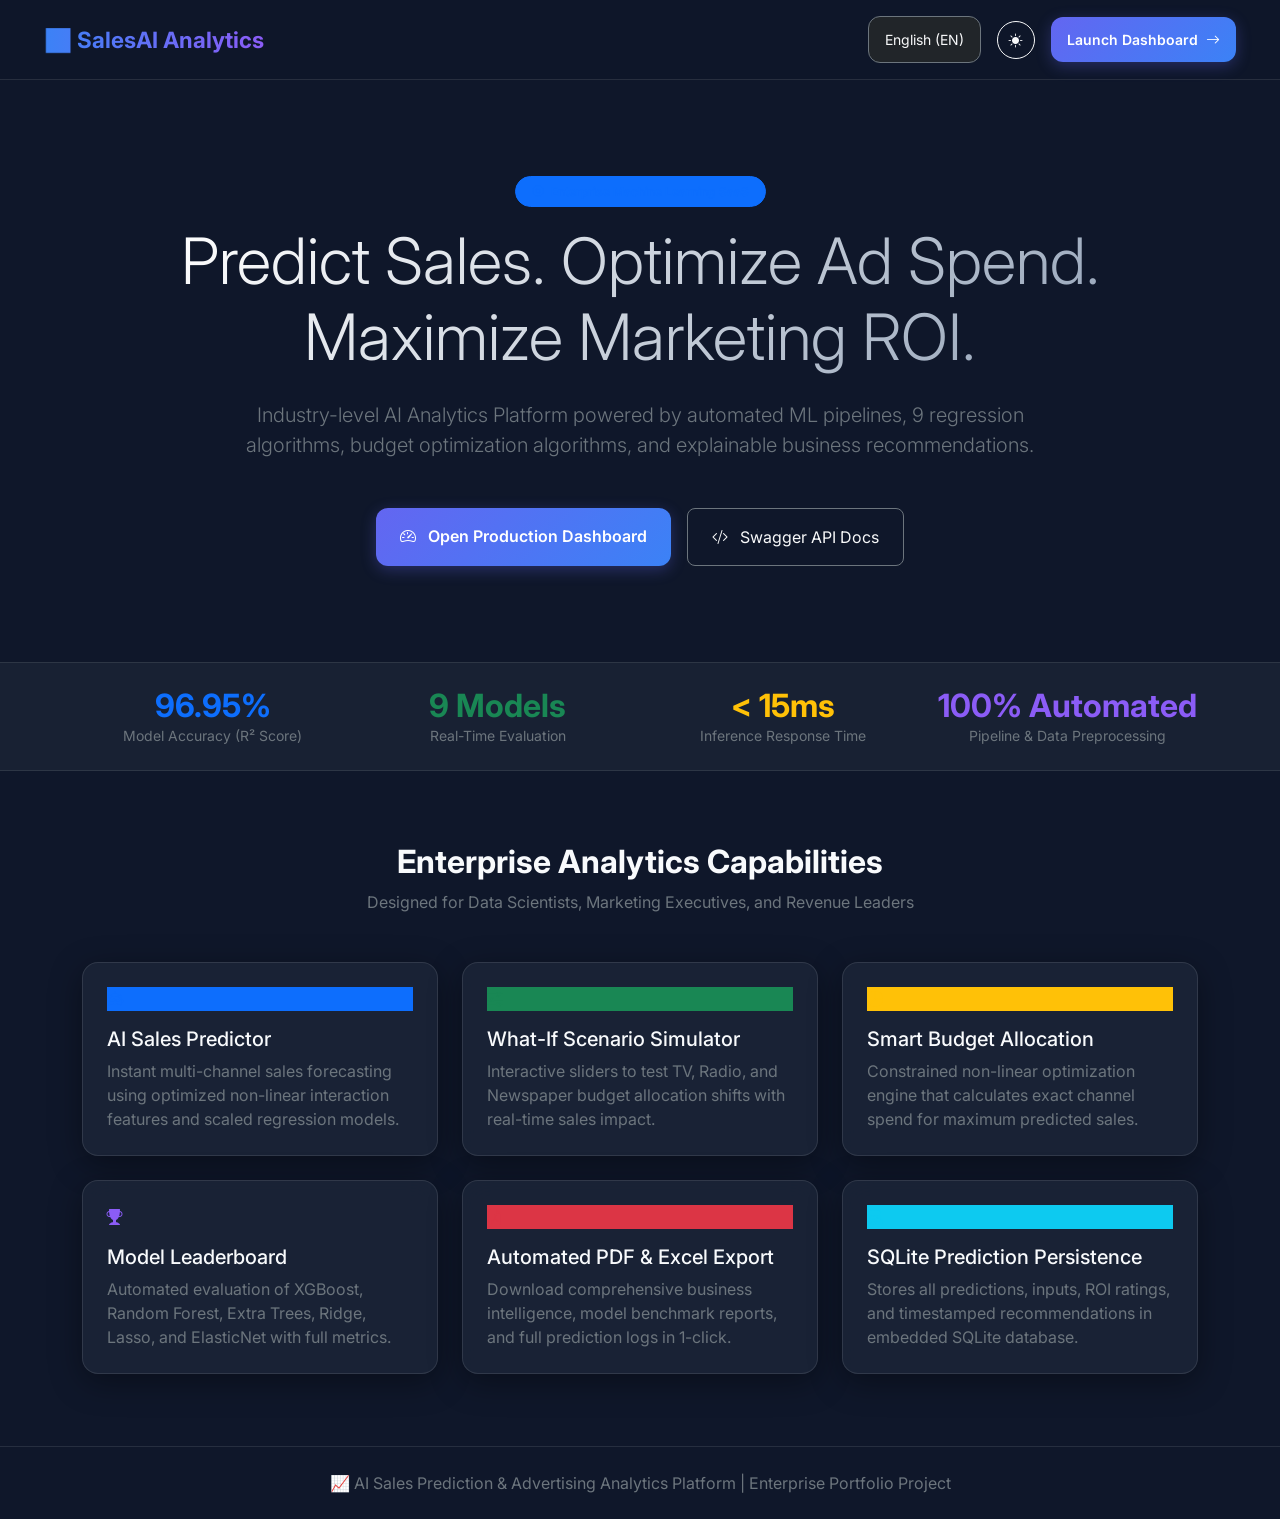
<file: templates/index.html>
<!DOCTYPE html>
<html lang="en" data-theme="dark">
<head>
    <meta charset="UTF-8">
    <meta name="viewport" content="width=device-width, initial-scale=1.0">
    <title>AI Sales Prediction & Advertising Analytics Platform</title>
    <!-- Bootstrap 5 CSS -->
    <link href="https://cdn.jsdelivr.net/npm/bootstrap@5.3.0/dist/css/bootstrap.min.css" rel="stylesheet">
    <!-- Bootstrap Icons -->
    <link href="https://cdn.jsdelivr.net/npm/bootstrap-icons@1.11.0/font/bootstrap-icons.css" rel="stylesheet">
    <!-- Google Fonts -->
    <link href="https://fonts.googleapis.com/css2?family=Inter:wght@300;400;500;600;700;800&display=swap" rel="stylesheet">
    <!-- Custom CSS -->
    <link href="/static/css/style.css" rel="stylesheet">
</head>
<body>

    <!-- Navbar -->
    <nav class="navbar navbar-expand-lg navbar-custom">
        <div class="container-fluid">
            <a class="navbar-brand brand-text d-flex align-items-center gap-2" href="/" data-i18n="nav_brand">
                <i class="bi bi-graph-up-arrow"></i> SalesAI Analytics
            </a>
            
            <div class="d-flex align-items-center gap-3">
                <select id="langSelect" class="form-select form-select-sm bg-dark text-light border-secondary" style="width: auto;">
                    <option value="en">English (EN)</option>
                    <option value="ta">தமிழ் (TA)</option>
                </select>
                <button id="themeToggle" class="btn btn-outline-light btn-sm rounded-circle" style="width: 38px; height: 38px;">
                    <i id="themeIcon" class="bi bi-sun-fill"></i>
                </button>
                <a href="/dashboard" class="btn btn-gradient-primary btn-sm px-3">
                    Launch Dashboard <i class="bi bi-arrow-right ms-1"></i>
                </a>
            </div>
        </div>
    </nav>

    <!-- Hero Section -->
    <section class="py-5 text-center position-relative overflow-hidden">
        <div class="container py-5">
            <div class="row justify-content-center">
                <div class="col-lg-10">
                    <span class="badge bg-primary bg-opacity-20 text-primary px-3 py-2 rounded-pill mb-3 fw-semibold border border-primary border-opacity-30">
                        <i class="bi bi-cpu-fill me-1"></i> Enterprise Machine Learning SaaS
                    </span>
                    <h1 class="display-3 fw-extrabold mb-4" style="background: linear-gradient(135deg, #ffffff 0%, #94a3b8 100%); -webkit-background-clip: text; -webkit-text-fill-color: transparent;">
                        Predict Sales. Optimize Ad Spend. Maximize Marketing ROI.
                    </h1>
                    <p class="lead text-secondary mb-5 px-lg-5">
                        Industry-level AI Analytics Platform powered by automated ML pipelines, 9 regression algorithms, budget optimization algorithms, and explainable business recommendations.
                    </p>
                    
                    <div class="d-flex flex-wrap justify-content-center gap-3">
                        <a href="/dashboard" class="btn btn-gradient-primary btn-lg px-4 py-3 fs-6">
                            <i class="bi bi-speedometer2 me-2"></i> Open Production Dashboard
                        </a>
                        <a href="/apidocs" target="_blank" class="btn btn-outline-light btn-lg px-4 py-3 fs-6 border-secondary">
                            <i class="bi bi-code-slash me-2"></i> Swagger API Docs
                        </a>
                    </div>
                </div>
            </div>
        </div>
    </section>

    <!-- Metric Counters Banner -->
    <section class="py-4 border-top border-bottom border-secondary border-opacity-25 bg-secondary bg-opacity-10">
        <div class="container">
            <div class="row text-center g-4">
                <div class="col-md-3">
                    <h2 class="fw-bold text-primary mb-0">96.95%</h2>
                    <p class="text-secondary small mb-0">Model Accuracy (R² Score)</p>
                </div>
                <div class="col-md-3">
                    <h2 class="fw-bold text-success mb-0">9 Models</h2>
                    <p class="text-secondary small mb-0">Real-Time Evaluation</p>
                </div>
                <div class="col-md-3">
                    <h2 class="fw-bold text-warning mb-0">&lt; 15ms</h2>
                    <p class="text-secondary small mb-0">Inference Response Time</p>
                </div>
                <div class="col-md-3">
                    <h2 class="fw-bold text-purple mb-0" style="color: #8b5cf6;">100% Automated</h2>
                    <p class="text-secondary small mb-0">Pipeline & Data Preprocessing</p>
                </div>
            </div>
        </div>
    </section>

    <!-- Features Section -->
    <section class="py-5">
        <div class="container py-4">
            <div class="text-center mb-5">
                <h2 class="fw-bold">Enterprise Analytics Capabilities</h2>
                <p class="text-secondary">Designed for Data Scientists, Marketing Executives, and Revenue Leaders</p>
            </div>

            <div class="row g-4">
                <div class="col-md-4">
                    <div class="glass-card h-100">
                        <div class="kpi-icon bg-primary bg-opacity-20 text-primary mb-3">
                            <i class="bi bi-robot"></i>
                        </div>
                        <h5>AI Sales Predictor</h5>
                        <p class="text-secondary fs-7 mb-0">
                            Instant multi-channel sales forecasting using optimized non-linear interaction features and scaled regression models.
                        </p>
                    </div>
                </div>
                <div class="col-md-4">
                    <div class="glass-card h-100">
                        <div class="kpi-icon bg-success bg-opacity-20 text-success mb-3">
                            <i class="bi bi-sliders"></i>
                        </div>
                        <h5>What-If Scenario Simulator</h5>
                        <p class="text-secondary fs-7 mb-0">
                            Interactive sliders to test TV, Radio, and Newspaper budget allocation shifts with real-time sales impact.
                        </p>
                    </div>
                </div>
                <div class="col-md-4">
                    <div class="glass-card h-100">
                        <div class="kpi-icon bg-warning bg-opacity-20 text-warning mb-3">
                            <i class="bi bi-pie-chart-fill"></i>
                        </div>
                        <h5>Smart Budget Allocation</h5>
                        <p class="text-secondary fs-7 mb-0">
                            Constrained non-linear optimization engine that calculates exact channel spend for maximum predicted sales.
                        </p>
                    </div>
                </div>
                <div class="col-md-4">
                    <div class="glass-card h-100">
                        <div class="kpi-icon bg-purple bg-opacity-20 mb-3" style="color: #8b5cf6;">
                            <i class="bi bi-trophy-fill"></i>
                        </div>
                        <h5>Model Leaderboard</h5>
                        <p class="text-secondary fs-7 mb-0">
                            Automated evaluation of XGBoost, Random Forest, Extra Trees, Ridge, Lasso, and ElasticNet with full metrics.
                        </p>
                    </div>
                </div>
                <div class="col-md-4">
                    <div class="glass-card h-100">
                        <div class="kpi-icon bg-danger bg-opacity-20 text-danger mb-3">
                            <i class="bi bi-file-earmark-pdf-fill"></i>
                        </div>
                        <h5>Automated PDF & Excel Export</h5>
                        <p class="text-secondary fs-7 mb-0">
                            Download comprehensive business intelligence, model benchmark reports, and full prediction logs in 1-click.
                        </p>
                    </div>
                </div>
                <div class="col-md-4">
                    <div class="glass-card h-100">
                        <div class="kpi-icon bg-info bg-opacity-20 text-info mb-3">
                            <i class="bi bi-database-fill-check"></i>
                        </div>
                        <h5>SQLite Prediction Persistence</h5>
                        <p class="text-secondary fs-7 mb-0">
                            Stores all predictions, inputs, ROI ratings, and timestamped recommendations in embedded SQLite database.
                        </p>
                    </div>
                </div>
            </div>
        </div>
    </section>

    <!-- Footer -->
    <footer class="py-4 border-top border-secondary border-opacity-25 text-center text-secondary fs-7">
        <div class="container">
            <p class="mb-0">📈 AI Sales Prediction & Advertising Analytics Platform | Enterprise Portfolio Project</p>
        </div>
    </footer>

    <!-- Bootstrap & Main JS -->
    <script src="https://cdn.jsdelivr.net/npm/bootstrap@5.3.0/dist/js/bootstrap.bundle.min.js"></script>
    <script src="/static/js/main.js"></script>
</body>
</html>
</file>
<file: static/css/style.css>
/* ==========================================================================
   AI Sales Prediction & Advertising Analytics Platform - Design System
   Glassmorphism UI | Dynamic Dark/Light Mode | Responsive SaaS Aesthetic
   ========================================================================== */

:root {
    --bg-primary: #0f172a;
    --bg-secondary: #1e293b;
    --bg-card: rgba(30, 41, 59, 0.7);
    --glass-border: rgba(255, 255, 255, 0.1);
    --glass-shadow: 0 8px 32px 0 rgba(0, 0, 0, 0.37);
    
    --text-primary: #f8fafc;
    --text-secondary: #94a3b8;
    --text-muted: #64748b;
    
    --accent-blue: #3b82f6;
    --accent-indigo: #6366f1;
    --accent-purple: #8b5cf6;
    --accent-emerald: #10b981;
    --accent-amber: #f59e0b;
    --accent-rose: #f43f5e;
    
    --gradient-primary: linear-gradient(135deg, #6366f1 0%, #3b82f6 100%);
    --gradient-success: linear-gradient(135deg, #10b981 0%, #059669 100%);
    --gradient-warning: linear-gradient(135deg, #f59e0b 0%, #d97706 100%);
    --gradient-danger: linear-gradient(135deg, #f43f5e 0%, #e11d48 100%);
    --gradient-glass: linear-gradient(135deg, rgba(255, 255, 255, 0.05) 0%, rgba(255, 255, 255, 0.01) 100%);
    
    --transition-speed: 0.3s;
    --border-radius-lg: 16px;
    --border-radius-md: 12px;
    --border-radius-sm: 8px;
}

[data-theme="light"] {
    --bg-primary: #f1f5f9;
    --bg-secondary: #ffffff;
    --bg-card: rgba(255, 255, 255, 0.8);
    --glass-border: rgba(0, 0, 0, 0.08);
    --glass-shadow: 0 8px 32px 0 rgba(31, 38, 135, 0.07);
    
    --text-primary: #0f172a;
    --text-secondary: #475569;
    --text-muted: #94a3b8;
    
    --gradient-glass: linear-gradient(135deg, rgba(255, 255, 255, 0.6) 0%, rgba(255, 255, 255, 0.3) 100%);
}

body {
    font-family: 'Inter', -apple-system, BlinkMacSystemFont, "Segoe UI", Roboto, sans-serif;
    background-color: var(--bg-primary);
    color: var(--text-primary);
    transition: background-color var(--transition-speed), color var(--transition-speed);
    min-height: 100vh;
    margin: 0;
    padding: 0;
}

/* Glassmorphism Card Component */
.glass-card {
    background: var(--bg-card);
    backdrop-filter: blur(16px);
    -webkit-backdrop-filter: blur(16px);
    border: 1px solid var(--glass-border);
    box-shadow: var(--glass-shadow);
    border-radius: var(--border-radius-lg);
    padding: 1.5rem;
    transition: transform var(--transition-speed), box-shadow var(--transition-speed);
}

.glass-card:hover {
    transform: translateY(-3px);
    box-shadow: 0 12px 40px 0 rgba(0, 0, 0, 0.45);
}

/* Navbar */
.navbar-custom {
    background: rgba(15, 23, 42, 0.85);
    backdrop-filter: blur(12px);
    border-bottom: 1px solid var(--glass-border);
    padding: 1rem 2rem;
    position: sticky;
    top: 0;
    z-index: 1000;
}

.brand-text {
    font-size: 1.4rem;
    font-weight: 700;
    background: linear-gradient(90deg, #3b82f6, #8b5cf6);
    -webkit-background-clip: text;
    -webkit-text-fill-color: transparent;
}

/* Sidebar Navigation */
.sidebar {
    background: var(--bg-secondary);
    border-right: 1px solid var(--glass-border);
    min-height: calc(100vh - 72px);
    padding: 1.5rem 1rem;
}

.sidebar .nav-link {
    color: var(--text-secondary);
    padding: 0.75rem 1rem;
    border-radius: var(--border-radius-md);
    margin-bottom: 0.5rem;
    font-weight: 500;
    display: flex;
    align-items: center;
    gap: 0.75rem;
    transition: all 0.2s ease;
}

.sidebar .nav-link:hover, .sidebar .nav-link.active {
    color: #ffffff;
    background: var(--gradient-primary);
    box-shadow: 0 4px 15px rgba(99, 102, 241, 0.35);
}

/* KPI Cards */
.kpi-card {
    position: relative;
    overflow: hidden;
}

.kpi-card .kpi-icon {
    width: 48px;
    height: 48px;
    border-radius: 12px;
    display: flex;
    align-items: center;
    justify-content: center;
    font-size: 1.5rem;
}

.kpi-card .kpi-value {
    font-size: 2rem;
    font-weight: 800;
    letter-spacing: -0.5px;
    margin-top: 0.5rem;
}

/* Buttons */
.btn-gradient-primary {
    background: var(--gradient-primary);
    color: #ffffff;
    border: none;
    font-weight: 600;
    border-radius: var(--border-radius-md);
    padding: 0.75rem 1.5rem;
    box-shadow: 0 4px 15px rgba(99, 102, 241, 0.3);
    transition: all 0.2s ease;
}

.btn-gradient-primary:hover {
    transform: translateY(-2px);
    box-shadow: 0 6px 20px rgba(99, 102, 241, 0.5);
    color: #ffffff;
}

.btn-gradient-success {
    background: var(--gradient-success);
    color: #ffffff;
    border: none;
    font-weight: 600;
    border-radius: var(--border-radius-md);
    padding: 0.75rem 1.5rem;
    box-shadow: 0 4px 15px rgba(16, 185, 129, 0.3);
}

/* Form Controls */
.form-control, .form-select {
    background: rgba(15, 23, 42, 0.6);
    border: 1px solid var(--glass-border);
    color: var(--text-primary);
    border-radius: var(--border-radius-md);
    padding: 0.75rem 1rem;
}

.form-control:focus, .form-select:focus {
    background: rgba(15, 23, 42, 0.8);
    border-color: var(--accent-indigo);
    color: var(--text-primary);
    box-shadow: 0 0 0 3px rgba(99, 102, 241, 0.25);
}

/* Table Styling */
.table-custom {
    color: var(--text-primary);
    border-color: var(--glass-border);
}

.table-custom th {
    background: rgba(15, 23, 42, 0.5);
    color: var(--text-secondary);
    font-weight: 600;
    text-transform: uppercase;
    font-size: 0.75rem;
    letter-spacing: 0.05em;
}

.table-custom td {
    vertical-align: middle;
}

/* Sliders */
.form-range::-webkit-slider-thumb {
    background: var(--accent-indigo);
    box-shadow: 0 0 10px rgba(99, 102, 241, 0.6);
}

/* Badge styling */
.badge-custom {
    padding: 0.4em 0.8em;
    border-radius: 20px;
    font-size: 0.85rem;
    font-weight: 600;
}

/* Loading Overlay */
#loadingOverlay {
    position: fixed;
    top: 0;
    left: 0;
    width: 100%;
    height: 100%;
    background: rgba(15, 23, 42, 0.85);
    backdrop-filter: blur(8px);
    display: flex;
    flex-direction: column;
    align-items: center;
    justify-content: center;
    z-index: 9999;
    transition: opacity 0.3s ease;
}

.spinner-glow {
    width: 60px;
    height: 60px;
    border: 4px solid rgba(99, 102, 241, 0.2);
    border-top: 4px solid var(--accent-indigo);
    border-radius: 50%;
    animation: spin 1s linear infinite;
}

@keyframes spin {
    0% { transform: rotate(0deg); }
    100% { transform: rotate(360deg); }
}
</file>
